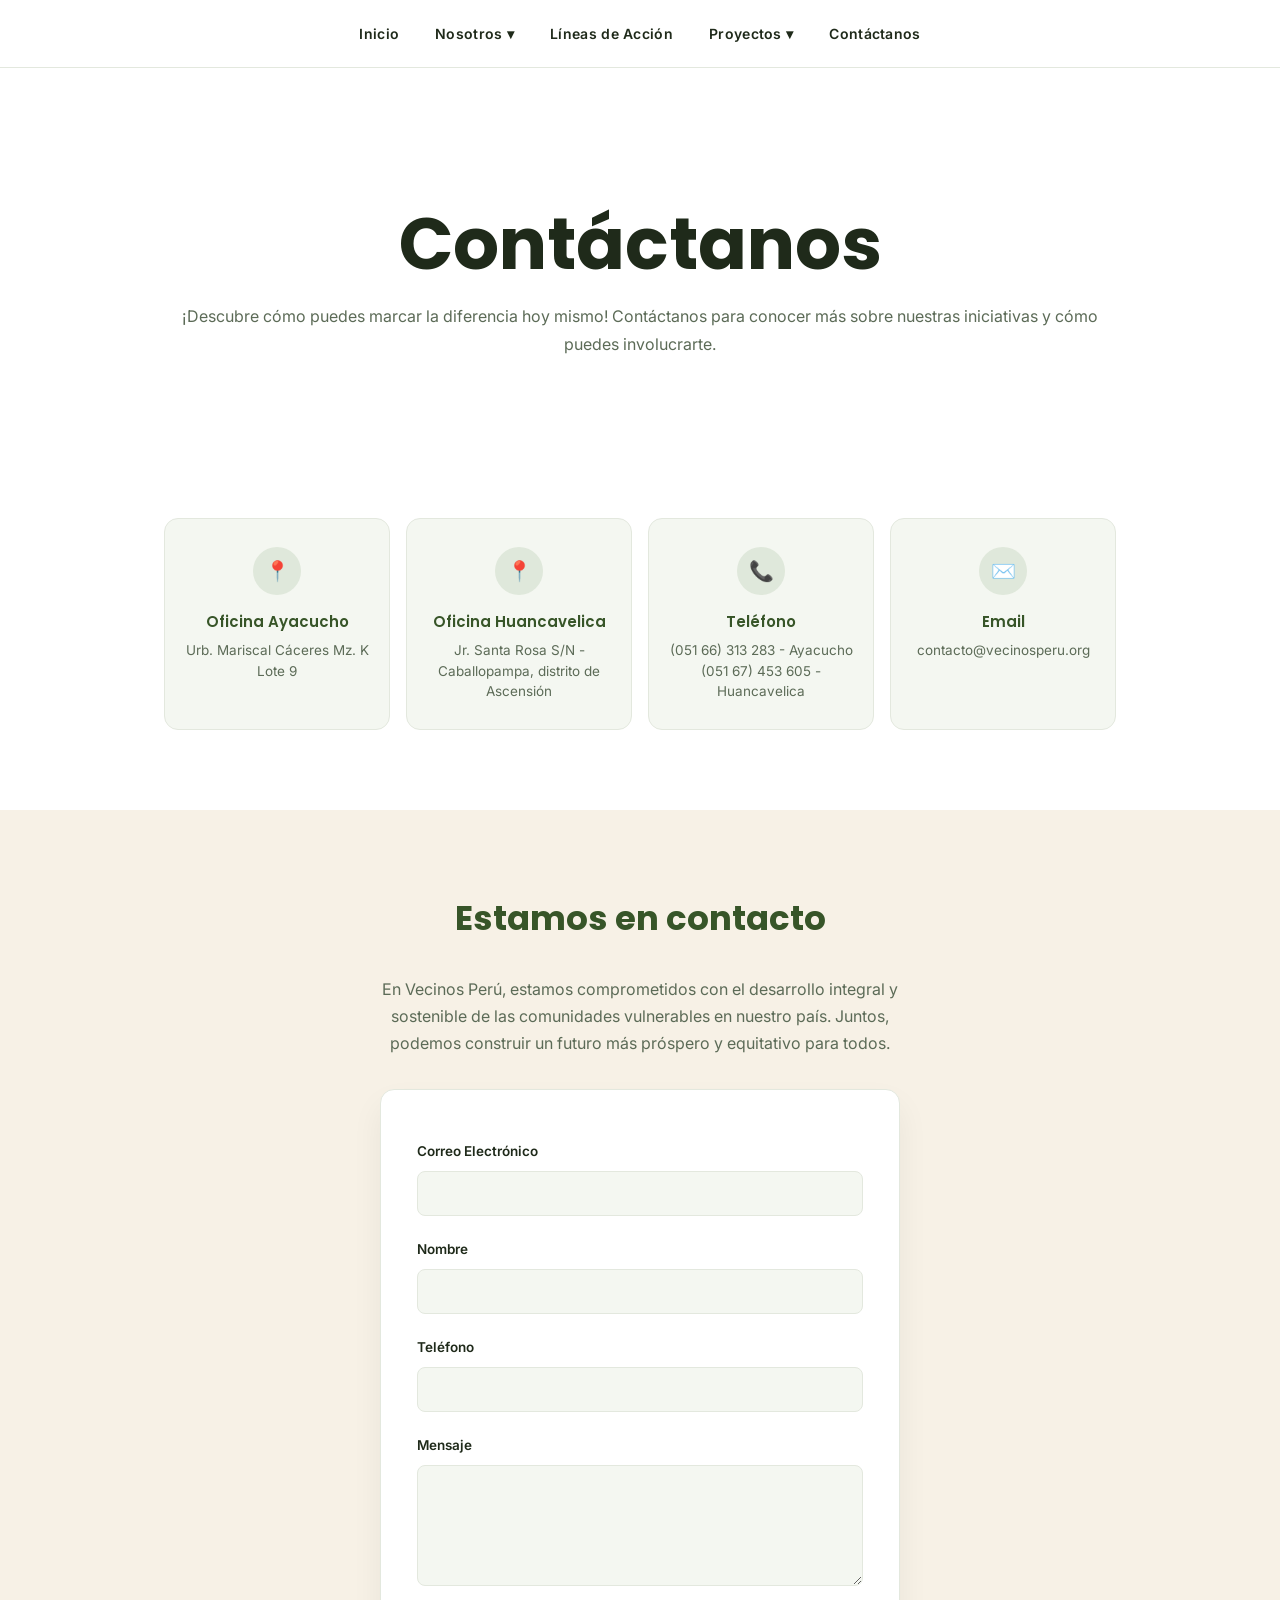
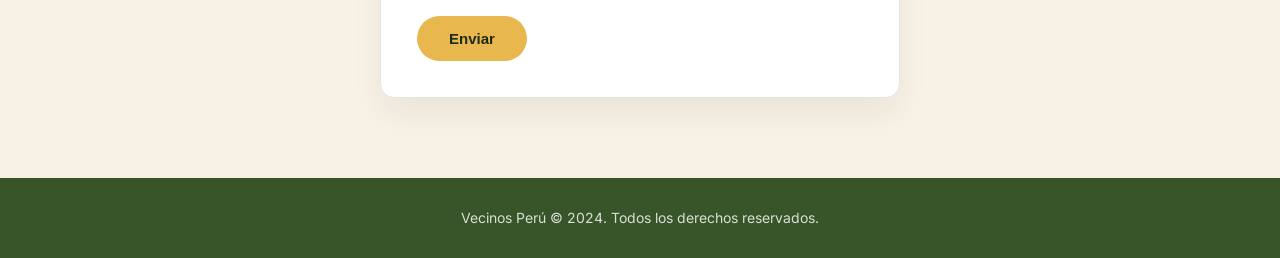
<file: src/pages/contactanos.html>
<!DOCTYPE html>
<html lang="es">
<head>
    <meta charset="UTF-8">
    <meta name="viewport" content="width=device-width, initial-scale=1.0">
    <title>Vecinos Perú - Contáctanos</title>
    <link rel="stylesheet" href="../style/main.css">
    <link rel="stylesheet" href="../style/contactanos.css">
</head>
<header>
    <nav>
        <ul>
            <li><a href="../../index.html">Inicio</a></li>
            <li class="li-submenu">
                <a href="nosotros.html">Nosotros ▾</a>
                <ul class="submenu">
                    <li><a href="nosotros.html#quienes-somos">Quiénes somos</a></li>
                    <li><a href="nosotros.html#vision">Visión</a></li>
                    <li><a href="nosotros.html#mision">Misión</a></li>
                    <li><a href="nosotros.html#fines-objetivos">Fines y Objetivos</a></li>
                </ul>
            </li>
            <li><a href="lineas-accion.html">Líneas de Acción</a></li>
            <li class="li-submenu">
                <a href="proyectos.html">Proyectos ▾</a>
                <ul class="submenu">
                    <li><a href="proyectos.html#vigentes">Proyectos Vigentes</a></li>
                    <li><a href="proyectos.html#cooperantes">Cooperantes</a></li>
                    <li><a href="proyectos.html#concluidos">Proyectos Concluidos</a></li>
                </ul>
            </li>
            <li><a href="contactanos.html">Contáctanos</a></li>
        </ul>
    </nav>
</header>
<body>
    <main>
        <section class="encabezado-pagina">
            <article>
                <span class="etiqueta etiqueta-clara">Hablemos</span>
                <h1 class="titulo-pagina">Contáctanos</h1>
                <p>¡Descubre cómo puedes marcar la diferencia hoy mismo! Contáctanos para conocer más sobre nuestras iniciativas y cómo puedes involucrarte.</p>
            </article>
        </section>

        <section id="datos-contacto">
            <article>
                <div class="grid-oficinas">
                    <div class="tarjeta-oficina">
                        <span class="icono-oficina">📍</span>
                        <h3>Oficina Ayacucho</h3>
                        <p>Urb. Mariscal Cáceres Mz. K Lote 9</p>
                    </div>

                    <div class="tarjeta-oficina">
                        <span class="icono-oficina">📍</span>
                        <h3>Oficina Huancavelica</h3>
                        <p>Jr. Santa Rosa S/N - Caballopampa, distrito de Ascensión</p>
                    </div>

                    <div class="tarjeta-oficina">
                        <span class="icono-oficina">📞</span>
                        <h3>Teléfono</h3>
                        <p>(051 66) 313 283 - Ayacucho<br>(051 67) 453 605 - Huancavelica</p>
                    </div>

                    <div class="tarjeta-oficina">
                        <span class="icono-oficina">✉️</span>
                        <h3>Email</h3>
                        <p>contacto@vecinosperu.org</p>
                    </div>
                </div>
            </article>
        </section>

        <section id="formulario-contacto">
            <article>
                <h2>Estamos en contacto</h2>
                <p class="subtitulo-form">En Vecinos Perú, estamos comprometidos con el desarrollo integral y sostenible de las comunidades vulnerables en nuestro país. Juntos, podemos construir un futuro más próspero y equitativo para todos.</p>

                <form>
                    <label for="correo">Correo Electrónico</label>
                    <input type="email" id="correo" name="correo">

                    <label for="nombre">Nombre</label>
                    <input type="text" id="nombre" name="nombre">

                    <label for="telefono">Teléfono</label>
                    <input type="tel" id="telefono" name="telefono">

                    <label for="mensaje">Mensaje</label>
                    <textarea id="mensaje" name="mensaje" rows="5"></textarea>

                    <button type="submit" class="boton">Enviar</button>
                </form>
            </article>
        </section>
    </main>
    <footer>
        <p>Vecinos Perú © 2024. Todos los derechos reservados.</p>
    </footer>
</body>
</html>
</file>
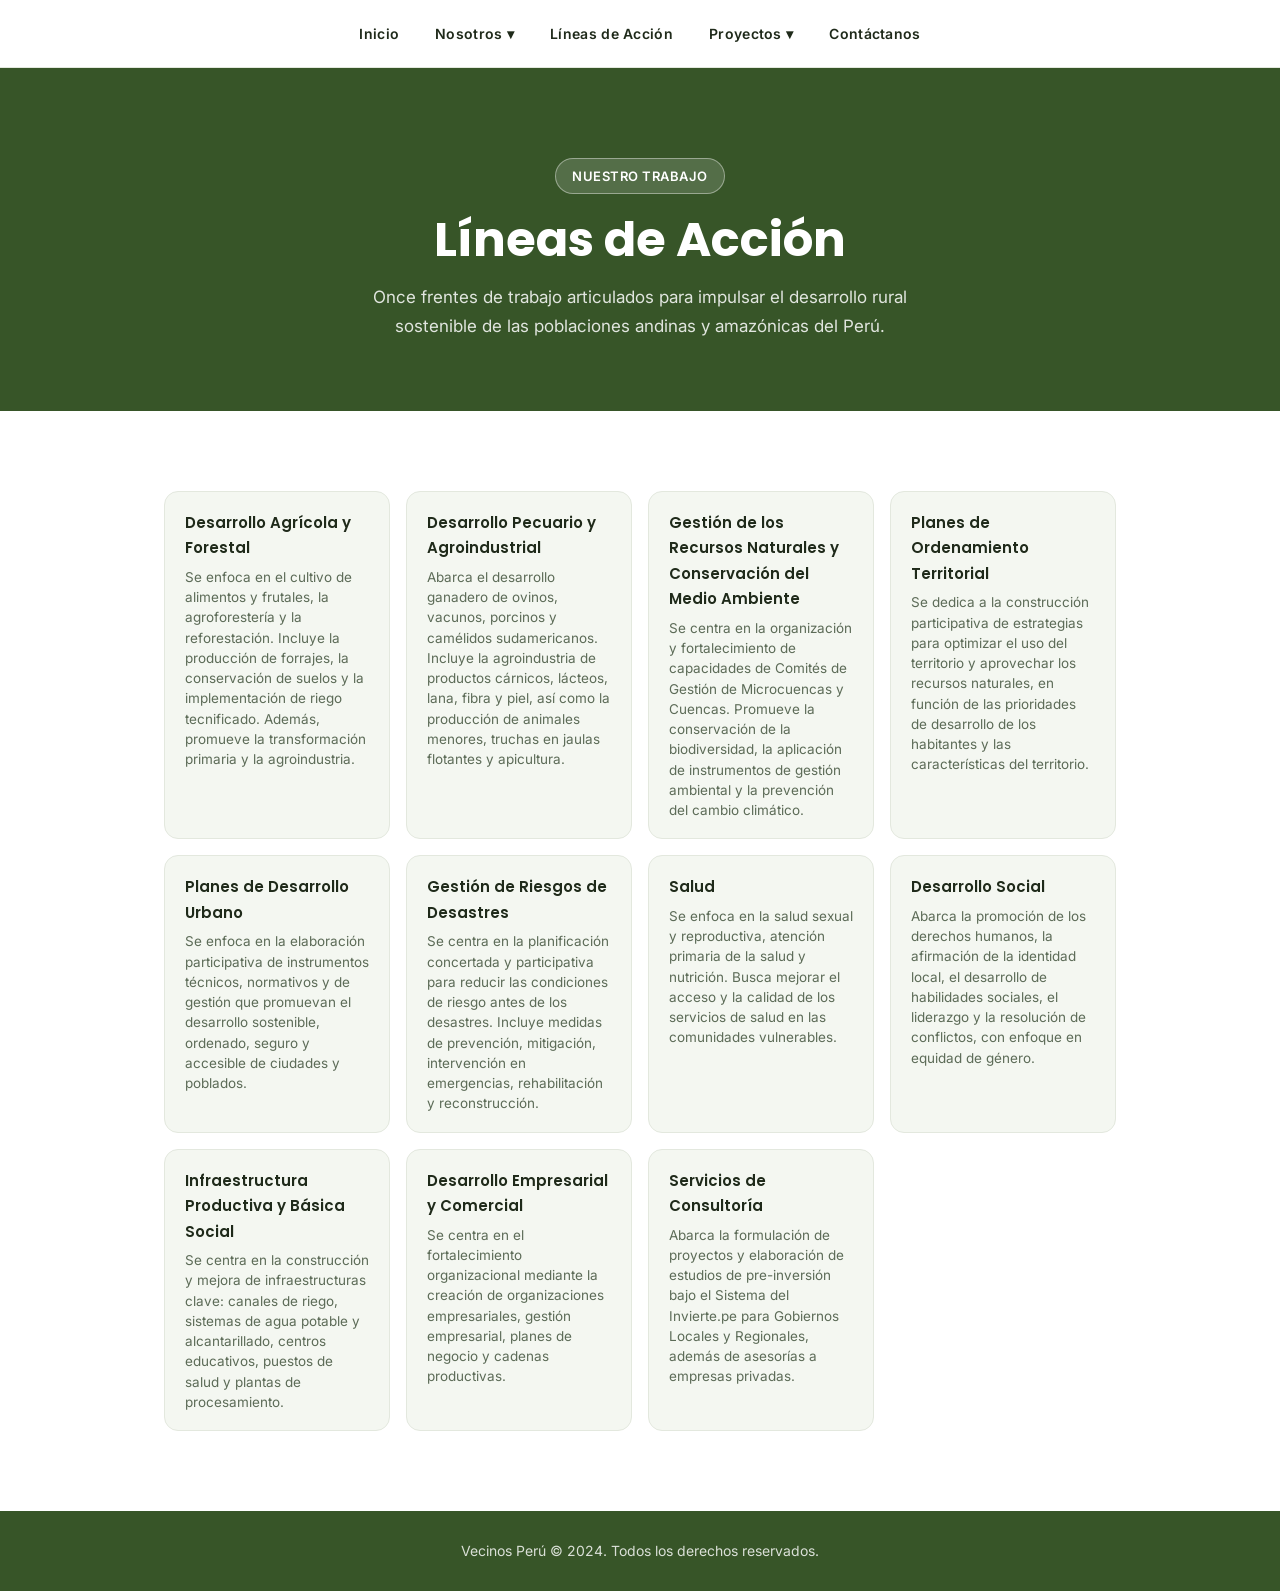
<file: src/pages/lineas-accion.html>
<!DOCTYPE html>
<html lang="es">

<head>
    <meta charset="UTF-8">
    <meta name="viewport" content="width=device-width, initial-scale=1.0">
    <title>Vecinos Perú - Líneas de Acción</title>
    <link rel="stylesheet" href="../style/lineas-accion.css">
    <link rel="stylesheet" href="../style/main.css">
</head>
<header>
    <nav>
        <ul>
            <li><a href="../../index.html">Inicio</a></li>
            <li class="li-submenu">
                <a href="nosotros.html">Nosotros ▾</a>
                <ul class="submenu">
                    <li><a href="nosotros.html#quienes-somos">Quiénes somos</a></li>
                    <li><a href="nosotros.html#vision">Visión</a></li>
                    <li><a href="nosotros.html#mision">Misión</a></li>
                    <li><a href="nosotros.html#fines-objetivos">Fines y Objetivos</a></li>
                </ul>
            </li>
            <li><a href="lineas-accion.html">Líneas de Acción</a></li>
            <li class="li-submenu">
                <a href="proyectos.html">Proyectos ▾</a>
                <ul class="submenu">
                    <li><a href="proyectos.html#vigentes">Proyectos Vigentes</a></li>
                    <li><a href="proyectos.html#cooperantes">Cooperantes</a></li>
                    <li><a href="proyectos.html#concluidos">Proyectos Concluidos</a></li>
                </ul>
            </li>
            <li><a href="contactanos.html">Contáctanos</a></li>
        </ul>
    </nav>
</header>

<body>
    <main>
        <section class="encabezado-pagina">
            <article>
                <span class="etiqueta etiqueta-clara">Nuestro trabajo</span>
                <h1 class="titulo-pagina">Líneas de Acción</h1>
                <p>Once frentes de trabajo articulados para impulsar el desarrollo rural sostenible de las poblaciones
                    andinas y amazónicas del Perú.</p>
            </article>
        </section>

        <section id="agricola-forestal">
            <article>
                <div class="grid-tarjetas">
                    <div class="tarjeta">
                        <h3>Desarrollo Agrícola y Forestal</h3>
                        <p>Se enfoca en el cultivo de alimentos y frutales, la agroforestería y la reforestación.
                            Incluye la producción de forrajes, la conservación de suelos y la implementación de riego
                            tecnificado. Además, promueve la transformación primaria y la agroindustria.</p>
                    </div>

                    <div class="tarjeta">
                        <h3>Desarrollo Pecuario y Agroindustrial</h3>
                        <p>Abarca el desarrollo ganadero de ovinos, vacunos, porcinos y camélidos sudamericanos. Incluye
                            la agroindustria de productos cárnicos, lácteos, lana, fibra y piel, así como la producción
                            de animales menores, truchas en jaulas flotantes y apicultura.</p>
                    </div>

                    <div class="tarjeta">
                        <h3>Gestión de los Recursos Naturales y Conservación del Medio Ambiente</h3>
                        <p>Se centra en la organización y fortalecimiento de capacidades de Comités de Gestión de
                            Microcuencas y Cuencas. Promueve la conservación de la biodiversidad, la aplicación de
                            instrumentos de gestión ambiental y la prevención del cambio climático.</p>
                    </div>

                    <div class="tarjeta">
                        <h3>Planes de Ordenamiento Territorial</h3>
                        <p>Se dedica a la construcción participativa de estrategias para optimizar el uso del territorio
                            y aprovechar los recursos naturales, en función de las prioridades de desarrollo de los
                            habitantes y las características del territorio.</p>
                    </div>

                    <div class="tarjeta">
                        <h3>Planes de Desarrollo Urbano</h3>
                        <p>Se enfoca en la elaboración participativa de instrumentos técnicos, normativos y de gestión
                            que promuevan el desarrollo sostenible, ordenado, seguro y accesible de ciudades y poblados.
                        </p>
                    </div>

                    <div class="tarjeta">
                        <h3>Gestión de Riesgos de Desastres</h3>
                        <p>Se centra en la planificación concertada y participativa para reducir las condiciones de
                            riesgo antes de los desastres. Incluye medidas de prevención, mitigación, intervención en
                            emergencias, rehabilitación y reconstrucción.</p>
                    </div>

                    <div class="tarjeta">
                        <h3>Salud</h3>
                        <p>Se enfoca en la salud sexual y reproductiva, atención primaria de la salud y nutrición. Busca
                            mejorar el acceso y la calidad de los servicios de salud en las comunidades vulnerables.</p>
                    </div>

                    <div class="tarjeta">
                        <h3>Desarrollo Social</h3>
                        <p>Abarca la promoción de los derechos humanos, la afirmación de la identidad local, el
                            desarrollo de habilidades sociales, el liderazgo y la resolución de conflictos, con enfoque
                            en equidad de género.</p>
                    </div>

                    <div class="tarjeta">
                        <h3>Infraestructura Productiva y Básica Social</h3>
                        <p>Se centra en la construcción y mejora de infraestructuras clave: canales de riego, sistemas
                            de agua potable y alcantarillado, centros educativos, puestos de salud y plantas de
                            procesamiento.</p>
                    </div>

                    <div class="tarjeta">
                        <h3>Desarrollo Empresarial y Comercial</h3>
                        <p>Se centra en el fortalecimiento organizacional mediante la creación de organizaciones
                            empresariales, gestión empresarial, planes de negocio y cadenas productivas.</p>
                    </div>

                    <div class="tarjeta">
                        <h3>Servicios de Consultoría</h3>
                        <p>Abarca la formulación de proyectos y elaboración de estudios de pre-inversión bajo el Sistema
                            del Invierte.pe para Gobiernos Locales y Regionales, además de asesorías a empresas
                            privadas.</p>
                    </div>
                </div>
            </article>
        </section>
    </main>
    <footer>
        <p>Vecinos Perú © 2024. Todos los derechos reservados.</p>
    </footer>
</body>

</html>
</file>
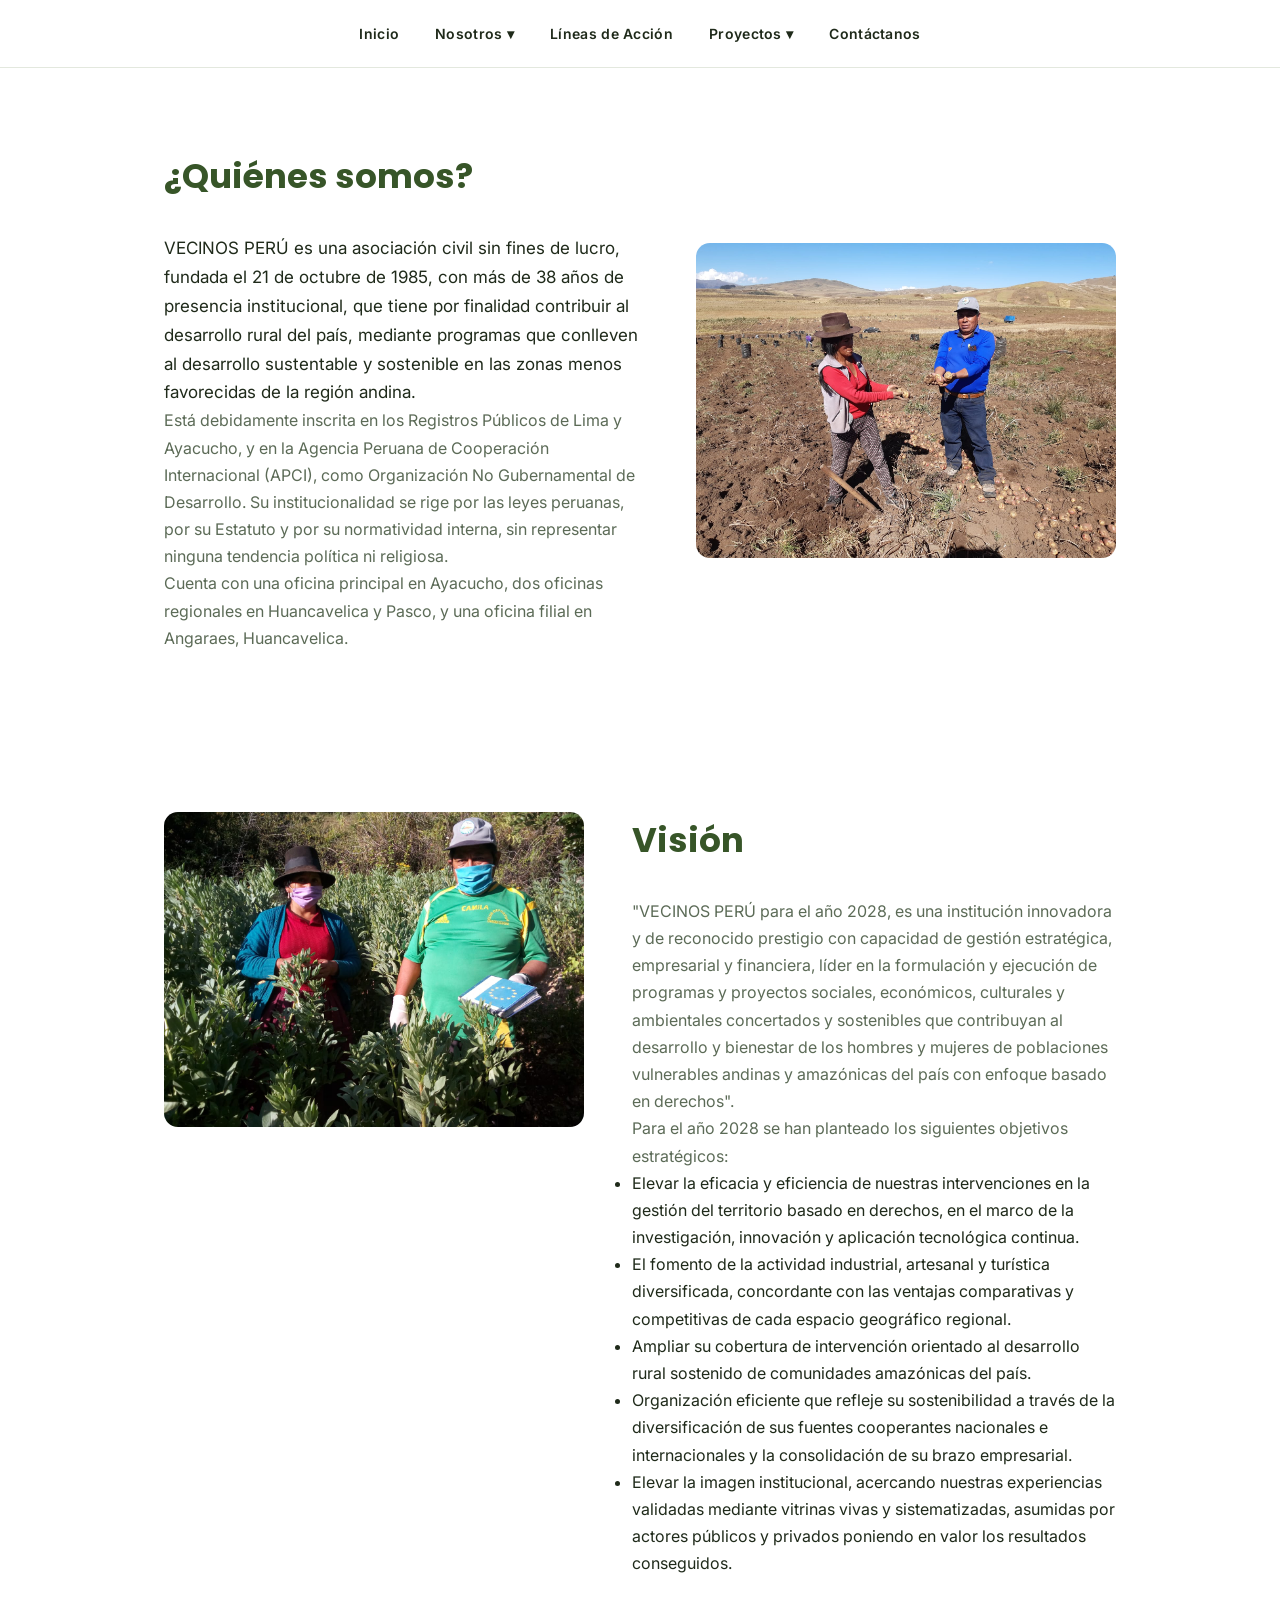
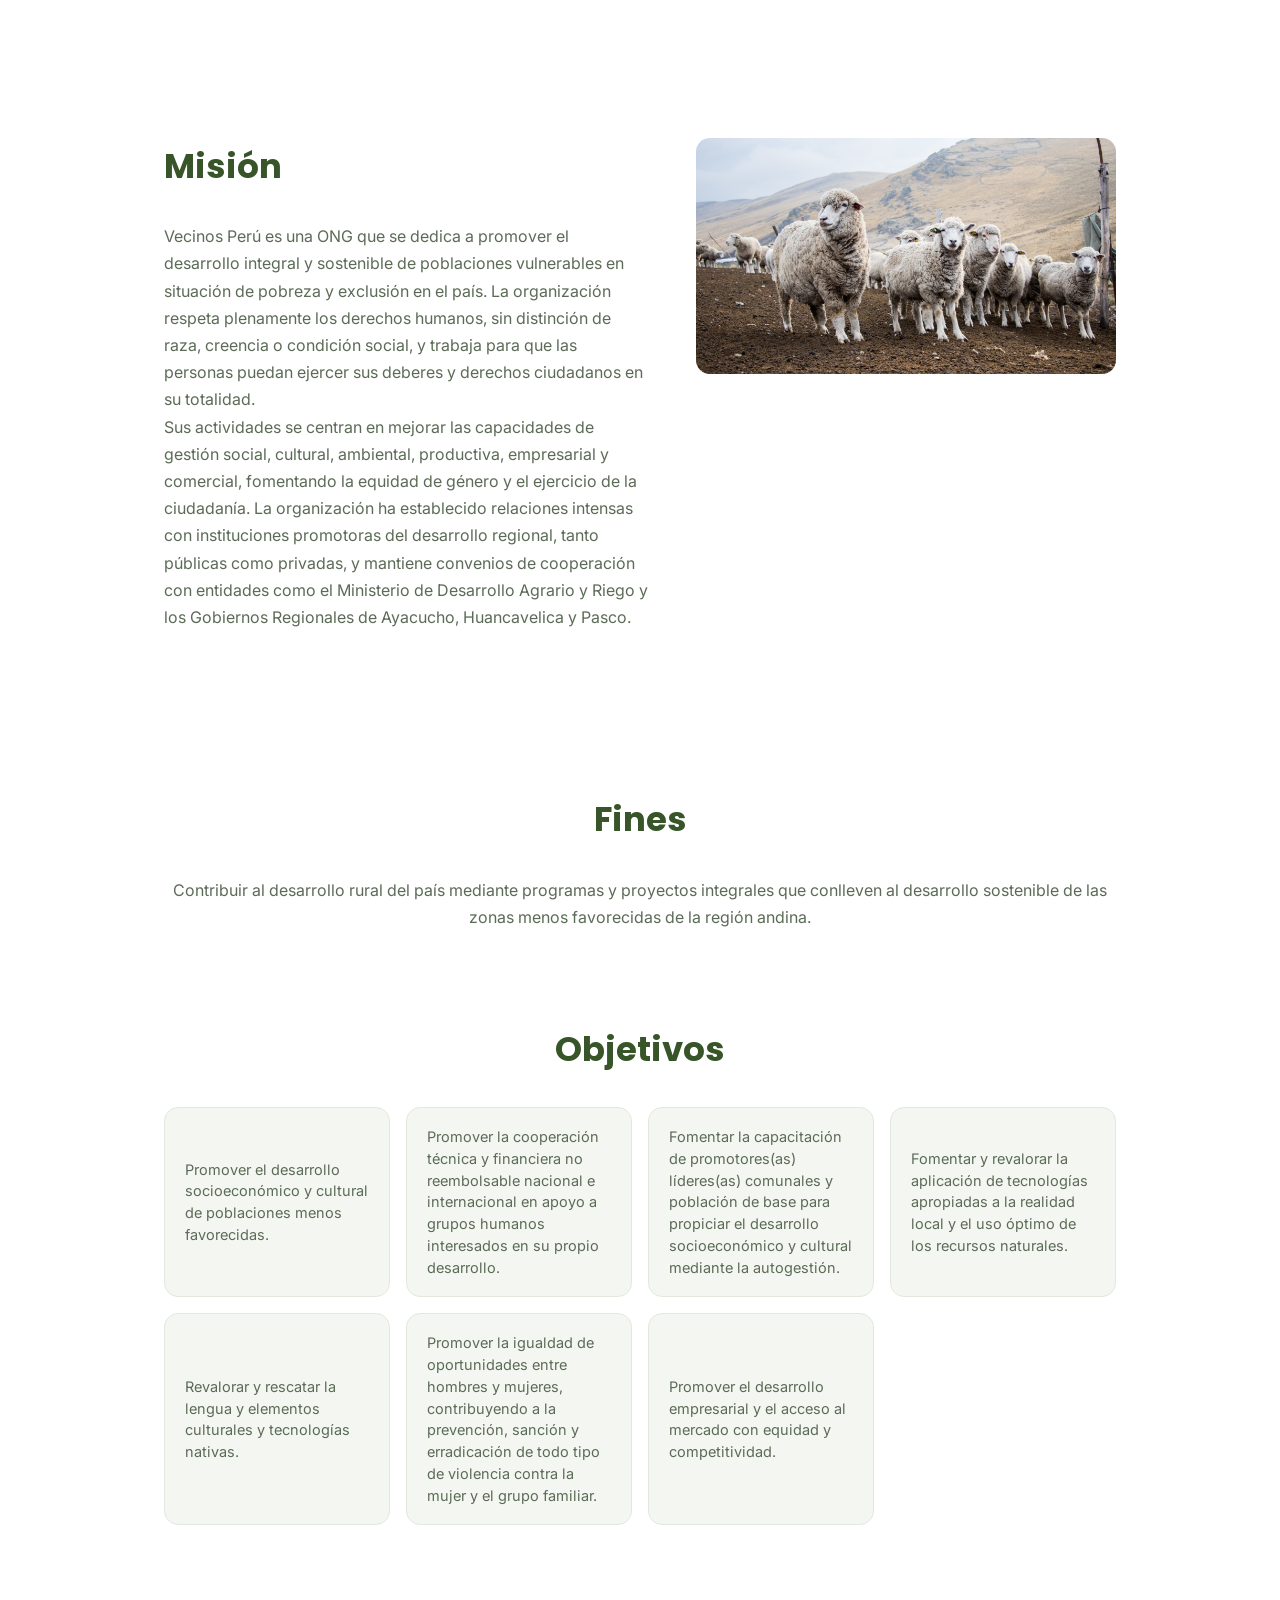
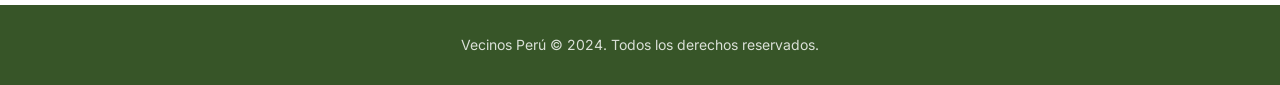
<file: src/pages/nosotros.html>
<!DOCTYPE html>
<html lang="es">
<head>
    <meta charset="UTF-8">
    <meta name="viewport" content="width=device-width, initial-scale=1.0">
    <title>Vecinos Perú - Nosotros</title>
    <link rel="stylesheet" href="../style/main.css">
    <link rel="stylesheet" href="../style/nosotros.css">
</head>
<header>
    <nav>
        <ul>
            <li><a href="../../index.html">Inicio</a></li>
            <li class="li-submenu">
                <a href="nosotros.html">Nosotros ▾</a>
                <ul class="submenu">
                    <li><a href="nosotros.html#quienes-somos">Quiénes somos</a></li>
                    <li><a href="nosotros.html#vision">Visión</a></li>
                    <li><a href="nosotros.html#mision">Misión</a></li>
                    <li><a href="nosotros.html#fines-objetivos">Fines y Objetivos</a></li>
                </ul>
            </li>
            <li><a href="lineas-accion.html">Líneas de Acción</a></li>
            <li class="li-submenu">
                <a href="proyectos.html">Proyectos ▾</a>
                <ul class="submenu">
                    <li><a href="proyectos.html#vigentes">Proyectos Vigentes</a></li>
                    <li><a href="proyectos.html#cooperantes">Cooperantes</a></li>
                    <li><a href="proyectos.html#concluidos">Proyectos Concluidos</a></li>
                </ul>
            </li>
            <li><a href="contactanos.html">Contáctanos</a></li>
        </ul>
    </nav>
</header>
<body>
    <main>
        <section id="quienes-somos" class="dos-columnas">
            <article>
                <h2>¿Quiénes somos?</h2>
                <p>VECINOS PERÚ es una asociación civil sin fines de lucro, fundada el 21 de octubre de 1985, con más de 38 años de presencia institucional, que tiene por finalidad contribuir al desarrollo rural del país, mediante programas que conlleven al desarrollo sustentable y sostenible en las zonas menos favorecidas de la región andina.</p>
                <p>Está debidamente inscrita en los Registros Públicos de Lima y Ayacucho, y en la Agencia Peruana de Cooperación Internacional (APCI), como Organización No Gubernamental de Desarrollo. Su institucionalidad se rige por las leyes peruanas, por su Estatuto y por su normatividad interna, sin representar ninguna tendencia política ni religiosa.</p>
                <p>Cuenta con una oficina principal en Ayacucho, dos oficinas regionales en Huancavelica y Pasco, y una oficina filial en Angaraes, Huancavelica.</p>
            </article>
            <img class="imagen-seccion" src="../assets/media/imgs/ImagendeWhatsApp2024-04-12alas19.51.57_7a21f7e4.jpg?auto=compress&cs=tinysrgb&w=800" alt="Comunidad andina en Perú">
        </section>

        <section id="vision" class="dos-columnas invertida">
            <img class="imagen-seccion" src="../assets/media/imgs/ImagendeWhatsApp2024-04-12alas11.19.09_81a3aab8.jpg?auto=compress&cs=tinysrgb&w=800" alt="Paisaje andino de Huancavelica">
            <article>
                <h2>Visión</h2>
                <p>"VECINOS PERÚ para el año 2028, es una institución innovadora y de reconocido prestigio con capacidad de gestión estratégica, empresarial y financiera, líder en la formulación y ejecución de programas y proyectos sociales, económicos, culturales y ambientales concertados y sostenibles que contribuyan al desarrollo y bienestar de los hombres y mujeres de poblaciones vulnerables andinas y amazónicas del país con enfoque basado en derechos".</p>
                <p>Para el año 2028 se han planteado los siguientes objetivos estratégicos:</p>
                <ul class="lista-simple">
                    <li>Elevar la eficacia y eficiencia de nuestras intervenciones en la gestión del territorio basado en derechos, en el marco de la investigación, innovación y aplicación tecnológica continua.</li>
                    <li>El fomento de la actividad industrial, artesanal y turística diversificada, concordante con las ventajas comparativas y competitivas de cada espacio geográfico regional.</li>
                    <li>Ampliar su cobertura de intervención orientado al desarrollo rural sostenido de comunidades amazónicas del país.</li>
                    <li>Organización eficiente que refleje su sostenibilidad a través de la diversificación de sus fuentes cooperantes nacionales e internacionales y la consolidación de su brazo empresarial.</li>
                    <li>Elevar la imagen institucional, acercando nuestras experiencias validadas mediante vitrinas vivas y sistematizadas, asumidas por actores públicos y privados poniendo en valor los resultados conseguidos.</li>
                </ul>
            </article>
        </section>

        <section id="mision" class="dos-columnas">
            <article>
                <h2>Misión</h2>
                <p>Vecinos Perú es una ONG que se dedica a promover el desarrollo integral y sostenible de poblaciones vulnerables en situación de pobreza y exclusión en el país. La organización respeta plenamente los derechos humanos, sin distinción de raza, creencia o condición social, y trabaja para que las personas puedan ejercer sus deberes y derechos ciudadanos en su totalidad.</p>
                <p>Sus actividades se centran en mejorar las capacidades de gestión social, cultural, ambiental, productiva, empresarial y comercial, fomentando la equidad de género y el ejercicio de la ciudadanía. La organización ha establecido relaciones intensas con instituciones promotoras del desarrollo regional, tanto públicas como privadas, y mantiene convenios de cooperación con entidades como el Ministerio de Desarrollo Agrario y Riego y los Gobiernos Regionales de Ayacucho, Huancavelica y Pasco.</p>
            </article>
            <img class="imagen-seccion" src="../assets/media/imgs/ImagendeWhatsApp2024-04-16alas11.18.34_71b67591.jpg?auto=compress&cs=tinysrgb&w=800" alt="Llamas en Maras, Cusco">
        </section>

        <section id="fines-objetivos">
            <article>
                <h2>Fines</h2>
                <p>Contribuir al desarrollo rural del país mediante programas y proyectos integrales que conlleven al desarrollo sostenible de las zonas menos favorecidas de la región andina.</p>
            </article>

            <article>
                <h2>Objetivos</h2>
                <div class="grid-tarjetas">
                    <div class="tarjeta">
                        <p>Promover el desarrollo socioeconómico y cultural de poblaciones menos favorecidas.</p>
                    </div>
                    <div class="tarjeta">
                        <p>Promover la cooperación técnica y financiera no reembolsable nacional e internacional en apoyo a grupos humanos interesados en su propio desarrollo.</p>
                    </div>
                    <div class="tarjeta">
                        <p>Fomentar la capacitación de promotores(as) líderes(as) comunales y población de base para propiciar el desarrollo socioeconómico y cultural mediante la autogestión.</p>
                    </div>
                    <div class="tarjeta">
                        <p>Fomentar y revalorar la aplicación de tecnologías apropiadas a la realidad local y el uso óptimo de los recursos naturales.</p>
                    </div>
                    <div class="tarjeta">
                        <p>Revalorar y rescatar la lengua y elementos culturales y tecnologías nativas.</p>
                    </div>
                    <div class="tarjeta">
                        <p>Promover la igualdad de oportunidades entre hombres y mujeres, contribuyendo a la prevención, sanción y erradicación de todo tipo de violencia contra la mujer y el grupo familiar.</p>
                    </div>
                    <div class="tarjeta">
                        <p>Promover el desarrollo empresarial y el acceso al mercado con equidad y competitividad.</p>
                    </div>
                </div>
            </article>
        </section>
    </main>
    <footer>
        <p>Vecinos Perú © 2024. Todos los derechos reservados.</p>
    </footer>
</body>
</html>
</file>
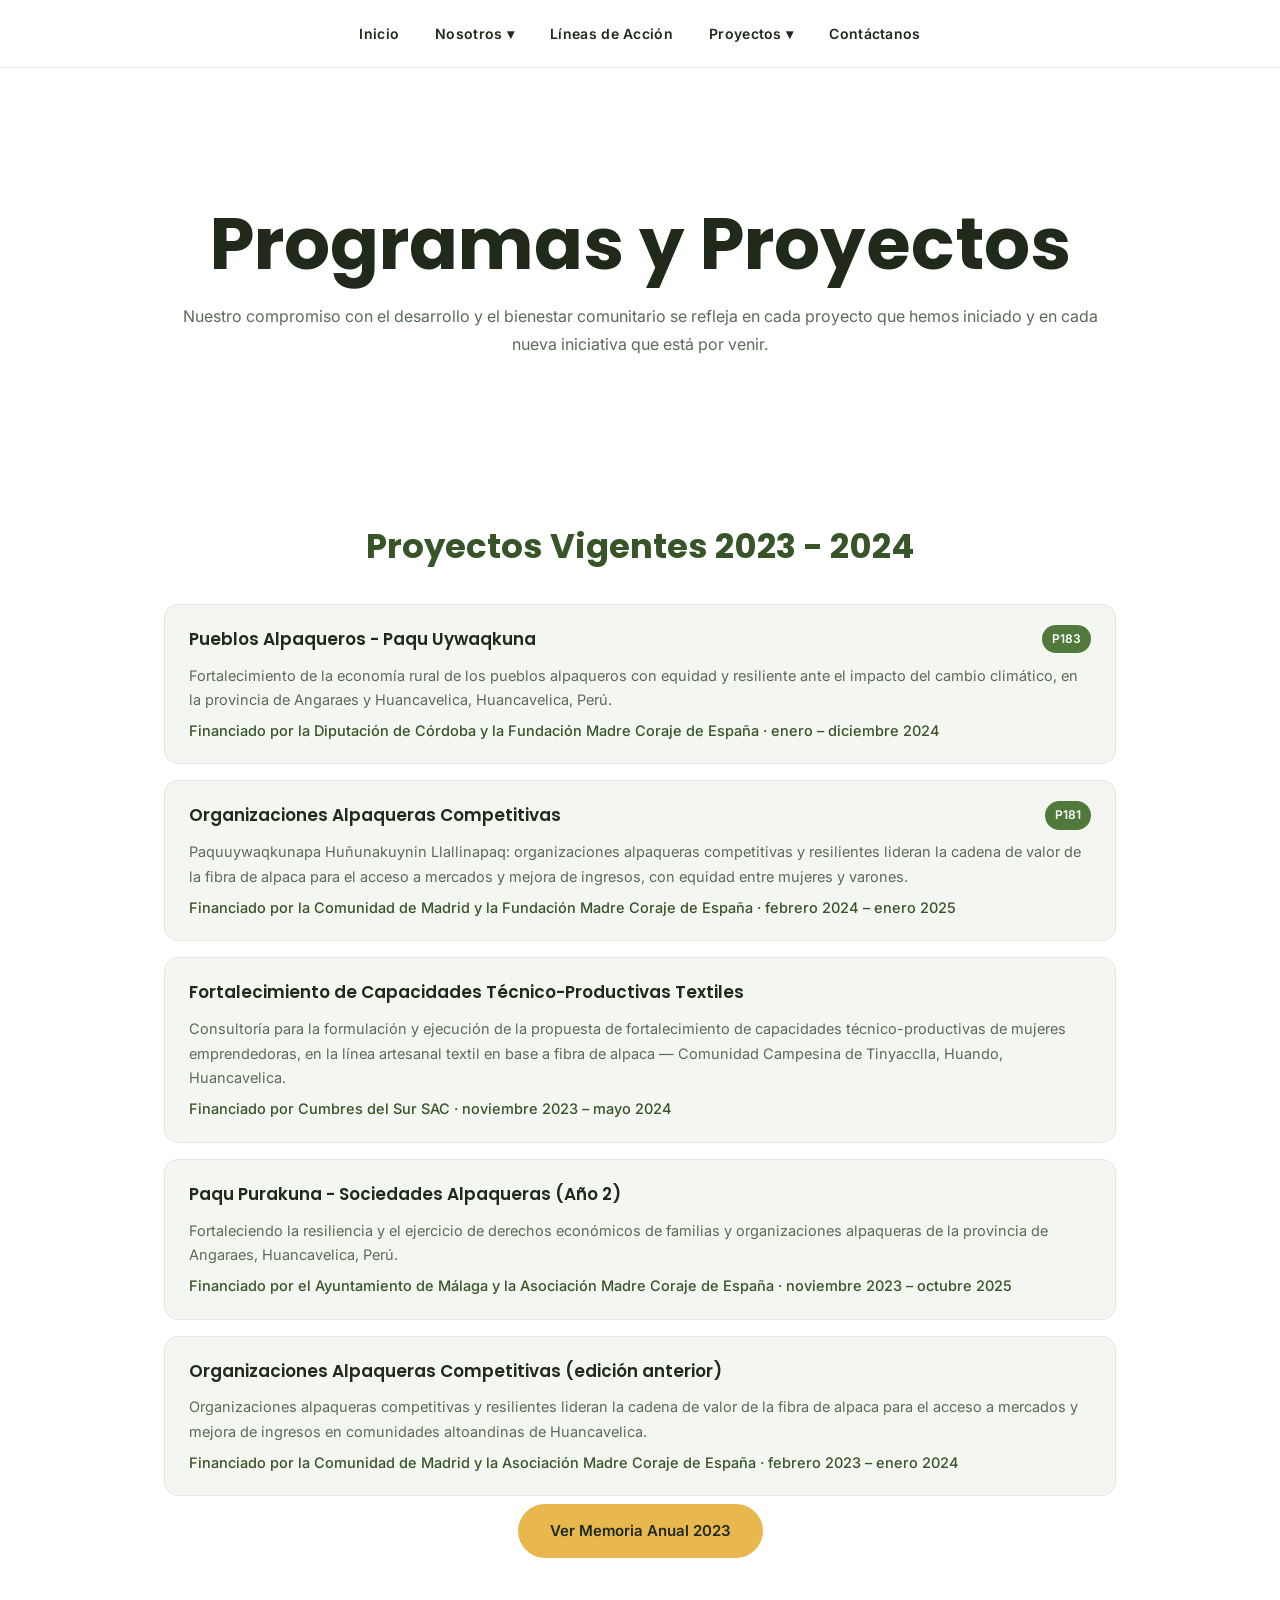
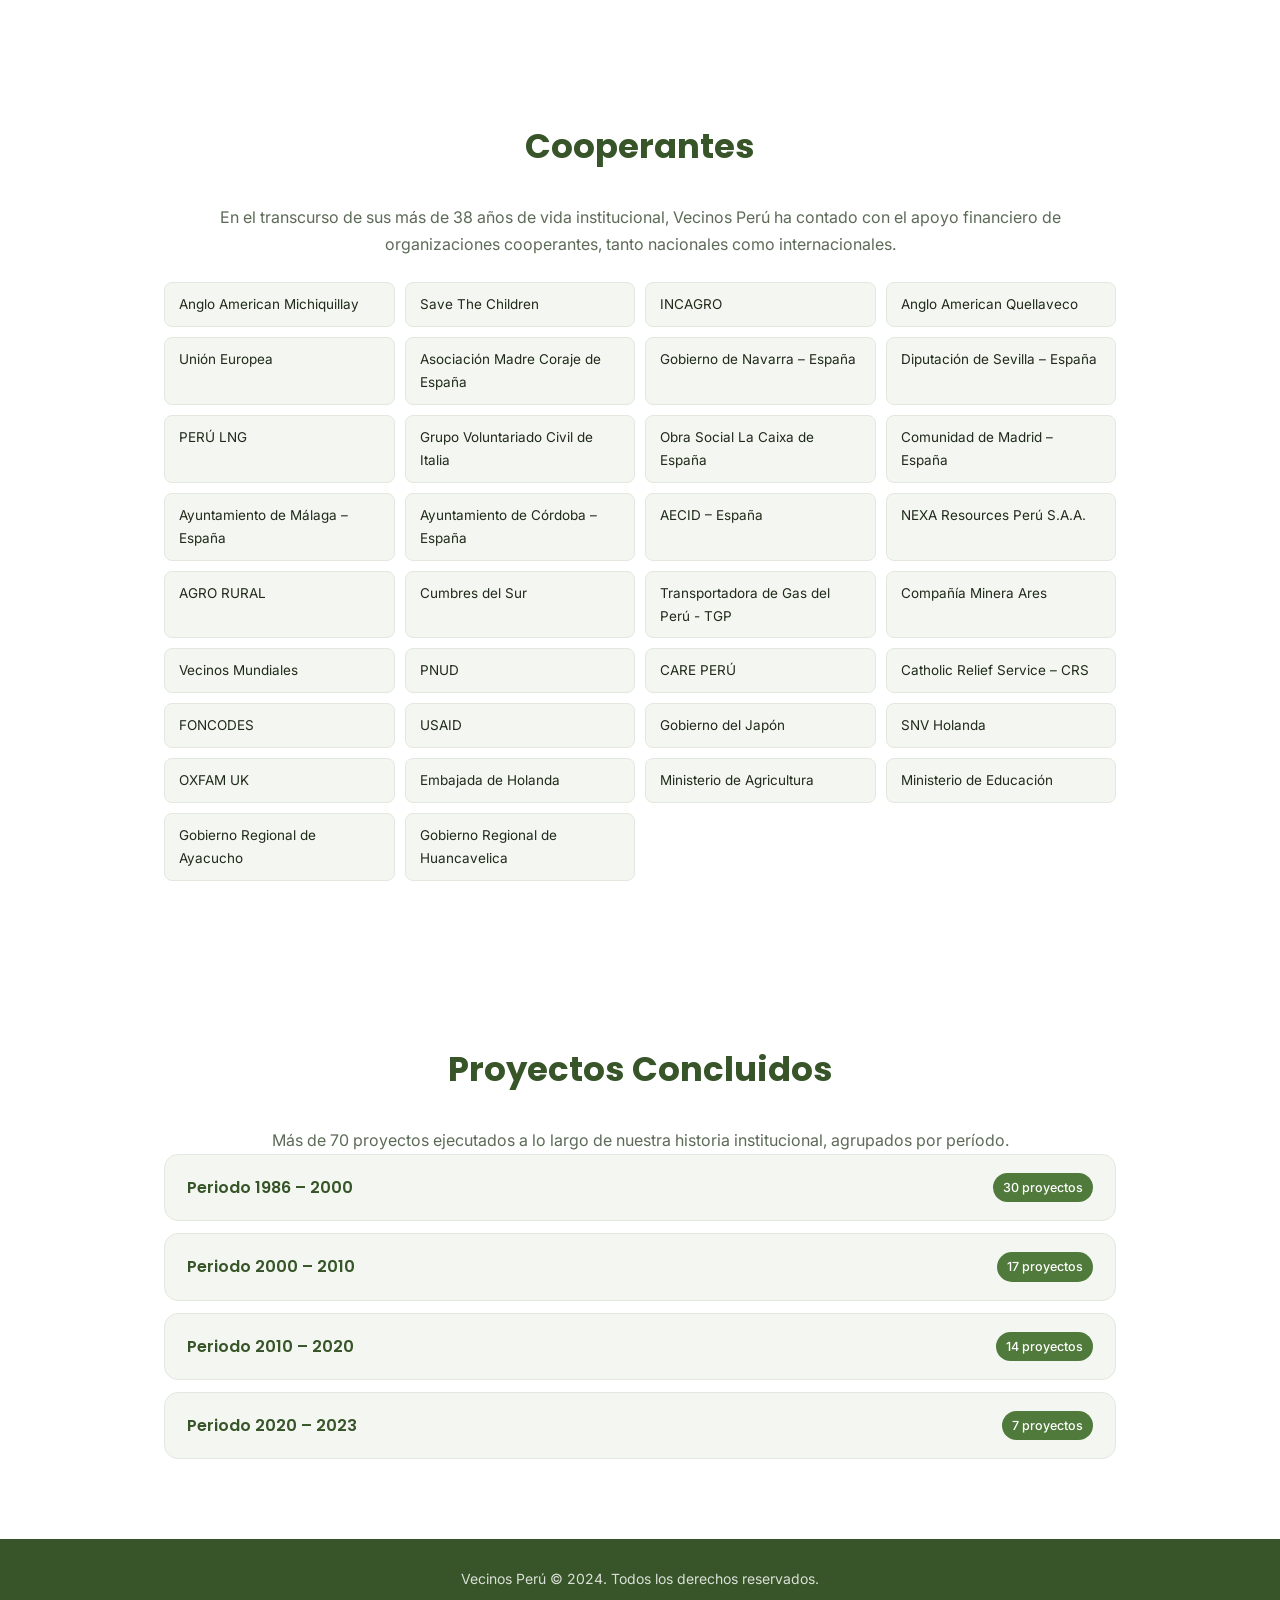
<file: src/pages/proyectos.html>
<!DOCTYPE html>
<html lang="es">
<head>
    <meta charset="UTF-8">
    <meta name="viewport" content="width=device-width, initial-scale=1.0">
    <title>Vecinos Perú - Proyectos</title>
    <link rel="stylesheet" href="../style/proyectos.css">
    <link rel="stylesheet" href="../style/main.css">
</head>
<header>
    <nav>
        <ul>
            <li><a href="../../index.html">Inicio</a></li>
            <li class="li-submenu">
                <a href="nosotros.html">Nosotros ▾</a>
                <ul class="submenu">
                    <li><a href="nosotros.html#quienes-somos">Quiénes somos</a></li>
                    <li><a href="nosotros.html#vision">Visión</a></li>
                    <li><a href="nosotros.html#mision">Misión</a></li>
                    <li><a href="nosotros.html#fines-objetivos">Fines y Objetivos</a></li>
                </ul>
            </li>
            <li><a href="lineas-accion.html">Líneas de Acción</a></li>
            <li class="li-submenu">
                <a href="proyectos.html">Proyectos ▾</a>
                <ul class="submenu">
                    <li><a href="proyectos.html#vigentes">Proyectos Vigentes</a></li>
                    <li><a href="proyectos.html#cooperantes">Cooperantes</a></li>
                    <li><a href="proyectos.html#concluidos">Proyectos Concluidos</a></li>
                </ul>
            </li>
            <li><a href="contactanos.html">Contáctanos</a></li>
        </ul>
    </nav>
</header>
<body>
    <main>
        <section class="encabezado-pagina">
            <article>
                <span class="etiqueta etiqueta-clara">38 años de historia</span>
                <h1 class="titulo-pagina">Programas y Proyectos</h1>
                <p>Nuestro compromiso con el desarrollo y el bienestar comunitario se refleja en cada proyecto que hemos iniciado y en cada nueva iniciativa que está por venir.</p>
            </article>
        </section>

        <section id="vigentes">
            <article>
                <h2>Proyectos Vigentes 2023 - 2024</h2>

                <div class="lista-proyectos">
                    <div class="ficha-proyecto">
                        <span class="codigo">P183</span>
                        <h3>Pueblos Alpaqueros - Paqu Uywaqkuna</h3>
                        <p>Fortalecimiento de la economía rural de los pueblos alpaqueros con equidad y resiliente ante el impacto del cambio climático, en la provincia de Angaraes y Huancavelica, Huancavelica, Perú.</p>
                        <p class="detalle-financiamiento">Financiado por la Diputación de Córdoba y la Fundación Madre Coraje de España · enero – diciembre 2024</p>
                    </div>

                    <div class="ficha-proyecto">
                        <span class="codigo">P181</span>
                        <h3>Organizaciones Alpaqueras Competitivas</h3>
                        <p>Paquuywaqkunapa Huñunakuynin Llallinapaq: organizaciones alpaqueras competitivas y resilientes lideran la cadena de valor de la fibra de alpaca para el acceso a mercados y mejora de ingresos, con equidad entre mujeres y varones.</p>
                        <p class="detalle-financiamiento">Financiado por la Comunidad de Madrid y la Fundación Madre Coraje de España · febrero 2024 – enero 2025</p>
                    </div>

                    <div class="ficha-proyecto">
                        <h3>Fortalecimiento de Capacidades Técnico-Productivas Textiles</h3>
                        <p>Consultoría para la formulación y ejecución de la propuesta de fortalecimiento de capacidades técnico-productivas de mujeres emprendedoras, en la línea artesanal textil en base a fibra de alpaca — Comunidad Campesina de Tinyacclla, Huando, Huancavelica.</p>
                        <p class="detalle-financiamiento">Financiado por Cumbres del Sur SAC · noviembre 2023 – mayo 2024</p>
                    </div>

                    <div class="ficha-proyecto">
                        <h3>Paqu Purakuna - Sociedades Alpaqueras (Año 2)</h3>
                        <p>Fortaleciendo la resiliencia y el ejercicio de derechos económicos de familias y organizaciones alpaqueras de la provincia de Angaraes, Huancavelica, Perú.</p>
                        <p class="detalle-financiamiento">Financiado por el Ayuntamiento de Málaga y la Asociación Madre Coraje de España · noviembre 2023 – octubre 2025</p>
                    </div>

                    <div class="ficha-proyecto">
                        <h3>Organizaciones Alpaqueras Competitivas (edición anterior)</h3>
                        <p>Organizaciones alpaqueras competitivas y resilientes lideran la cadena de valor de la fibra de alpaca para el acceso a mercados y mejora de ingresos en comunidades altoandinas de Huancavelica.</p>
                        <p class="detalle-financiamiento">Financiado por la Comunidad de Madrid y la Asociación Madre Coraje de España · febrero 2023 – enero 2024</p>
                    </div>
                </div>

                <a class="boton boton-centrado" href="#">Ver Memoria Anual 2023</a>
            </article>
        </section>

        <section id="cooperantes">
            <article>
                <h2>Cooperantes</h2>
                <p>En el transcurso de sus más de 38 años de vida institucional, Vecinos Perú ha contado con el apoyo financiero de organizaciones cooperantes, tanto nacionales como internacionales.</p>

                <div class="grid-cooperantes">
                    <span>Anglo American Michiquillay</span>
                    <span>Save The Children</span>
                    <span>INCAGRO</span>
                    <span>Anglo American Quellaveco</span>
                    <span>Unión Europea</span>
                    <span>Asociación Madre Coraje de España</span>
                    <span>Gobierno de Navarra – España</span>
                    <span>Diputación de Sevilla – España</span>
                    <span>PERÚ LNG</span>
                    <span>Grupo Voluntariado Civil de Italia</span>
                    <span>Obra Social La Caixa de España</span>
                    <span>Comunidad de Madrid – España</span>
                    <span>Ayuntamiento de Málaga – España</span>
                    <span>Ayuntamiento de Córdoba – España</span>
                    <span>AECID – España</span>
                    <span>NEXA Resources Perú S.A.A.</span>
                    <span>AGRO RURAL</span>
                    <span>Cumbres del Sur</span>
                    <span>Transportadora de Gas del Perú - TGP</span>
                    <span>Compañía Minera Ares</span>
                    <span>Vecinos Mundiales</span>
                    <span>PNUD</span>
                    <span>CARE PERÚ</span>
                    <span>Catholic Relief Service – CRS</span>
                    <span>FONCODES</span>
                    <span>USAID</span>
                    <span>Gobierno del Japón</span>
                    <span>SNV Holanda</span>
                    <span>OXFAM UK</span>
                    <span>Embajada de Holanda</span>
                    <span>Ministerio de Agricultura</span>
                    <span>Ministerio de Educación</span>
                    <span>Gobierno Regional de Ayacucho</span>
                    <span>Gobierno Regional de Huancavelica</span>
                </div>
            </article>
        </section>

        <section id="concluidos">
            <article>
                <h2>Proyectos Concluidos</h2>
                <p>Más de 70 proyectos ejecutados a lo largo de nuestra historia institucional, agrupados por período.</p>

                <div class="acordeon">
                    <details>
                        <summary>Periodo 1986 – 2000 <span class="cantidad">30 proyectos</span></summary>
                        <ul class="lista-simple">
                            <li>Desarrollo Comunal en Ayacucho y Huancavelica (1986-1989), financiado por Vecinos Mundiales.</li>
                            <li>Desarrollo Agrícola Comunal en Ayacucho, 1ra y 2da etapa (1986-1995), financiado por Catholic Relief Services – CRS.</li>
                            <li>Desarrollo Artesanal de Huancavelica (1989-1990), financiado por el PNUD.</li>
                            <li>Programa de Saneamiento Básico - Agua Potable Rural en Ayacucho y Huancavelica (1992-1993), financiado por FONCODES.</li>
                            <li>Programa de Infraestructura Educativa en Huancavelica (1992-1994): construcción de 34 locales escolares, financiado por FONCODES.</li>
                            <li>Alternativas y Tecnologías para uso del Recurso Tierra y Seguridad Alimentaria - ALTURA (1991-1996), financiado por CARE/AID.</li>
                            <li>Proyecto de Emergencia Agrícola por Sequía en Ayacucho y Huancavelica (1992-1993), financiado por CARE PERÚ / Unión Europea.</li>
                            <li>Desarrollo Agrario Sostenible de Vinchos, Ayacucho (1997-2000), financiado por el Fondo de Contravalor Perú - Unión Europea.</li>
                            <li>Proyecto Salud Reproductiva y Planificación Familiar en Comunidades Altoandinas de Ayacucho (1998-2001), financiado por USAID.</li>
                            <li>Y otros 21 proyectos adicionales de desarrollo comunal, agrícola, salud e infraestructura en Ayacucho y Huancavelica durante este periodo.</li>
                        </ul>
                    </details>

                    <details>
                        <summary>Periodo 2000 – 2010 <span class="cantidad">17 proyectos</span></summary>
                        <ul class="lista-simple">
                            <li>Programa Nacional de Alfabetización en Cangallo, Víctor Fajardo, Huamanga y Chincheros (2001-2002), financiado por PROMUDEH y el Programa Mundial de Alimentos.</li>
                            <li>Proyecto PROALPACA en Ayacucho y Huancavelica (2003-2006), financiado por el PASA/CE, el MINAG y el CONACS.</li>
                            <li>Programa Interinstitucional de Fortalecimiento de la Gestión Social del Agua y el Ambiente en Cuencas - GSAAC (2003-2007), financiado por la Embajada Real de los Países Bajos.</li>
                            <li>Proyecto Lechero Cachi Alto, Cangallo (2006-2009), financiado por la Asociación Pro Leche Ayacucho de Suiza y SIKA PERÚ.</li>
                            <li>Proyecto de Protección de la Salud y Medios de Vida de Comunidades Altoandinas Afectadas por Heladas (2007-2008), financiado por ECHO - Unión Europea.</li>
                            <li>Proyecto PROVICUÑA Huancavelica (2008-2009), financiado por el Gobierno Regional de Huancavelica.</li>
                            <li>Y otros 11 proyectos de desarrollo agrícola, censos de vicuñas, consultorías y fortalecimiento artesanal en Ayacucho y Huancavelica.</li>
                        </ul>
                    </details>

                    <details>
                        <summary>Periodo 2010 – 2020 <span class="cantidad">14 proyectos</span></summary>
                        <ul class="lista-simple">
                            <li>Reconversión de la Producción de Camélidos Sudamericanos en Zonas Altoandinas Pobres de Ayacucho y Huancavelica (2010-2013), financiado por la Comisión Europea.</li>
                            <li>Desarrollo Socioeconómico de Familias Criadoras de Camélidos Domésticos en Angaraes y Huancavelica (2012-2016), financiado por la Asociación Madre Coraje de España y gobiernos locales de España.</li>
                            <li>Pastores Andinos: Tejedores de Espacios Económicos y de Integración Alimentaria Alto-Andina (2014-2017), en consorcio con el Grupo Voluntariado Civil de Italia.</li>
                            <li>Mercados Alpaqueros - Hatukunapin Paqukuna, fortalecimiento de cadenas de valor de la alpaca (2016-2019), financiado por la Obra Social La Caixa de España.</li>
                            <li>Hatarichisun Llaqtanchikta - Levantemos Nuestro Pueblo (2018-2020), financiado por la Comunidad de Madrid y la Asociación Madre Coraje de España.</li>
                            <li>Desarrollo de la Cadena de Vicuñas en la Comunidad de Ticlacayán, Pasco (2019-2022), financiado por NEXA Resources.</li>
                            <li>Y otros 8 proyectos de rehabilitación, consultorías y desarrollo de cadenas productivas alpaqueras.</li>
                        </ul>
                    </details>

                    <details>
                        <summary>Periodo 2020 – 2023 <span class="cantidad">7 proyectos</span></summary>
                        <ul class="lista-simple">
                            <li>Mujeres Empoderadas fortaleciendo procesos de gobernanza participativa en Huancavelica (2020-2022), financiado por AECID y la Asociación Madre Coraje de España.</li>
                            <li>Hatarichisun Llaqtanchikta, Año 3, en Angaraes (2020-2021), financiado por la Diputación de Córdoba y aliados españoles.</li>
                            <li>Mercados Alpaqueros II, años 2 y 3, en Angaraes y Huancavelica (2021-2022), financiado por el Ayuntamiento de Málaga, Comunidad de Madrid y Madre Coraje.</li>
                            <li>Innovación y transferencia de tecnologías en manejo de praderas naturales, Congalla, Angaraes (2021), financiado por AGRORURAL.</li>
                            <li>Paqu Purakuna - Sociedades Alpaqueras, Año 1, en Angaraes (2022-2023), financiado por la Diputación de Córdoba y Madre Coraje de España.</li>
                            <li>Fortalecimiento de Capacidades Técnico-Productivas Textiles en Tinyacclla, Huando (2022-2023), financiado por Cumbres del Sur.</li>
                        </ul>
                    </details>
                </div>
            </article>
        </section>
    </main>
    <footer>
        <p>Vecinos Perú © 2024. Todos los derechos reservados.</p>
    </footer>
</body>
</html>
</file>
<file: src/style/main.css>
/* FUENTE POPPINS */
@import url('https://fonts.googleapis.com/css2?family=Poppins:wght@400;600;700&family=Inter:wght@400;500&display=swap');

/* VARIABLES */
:root {
    --color-principal: #4f7a3b;
    --color-principal-oscuro: #375528;
    --color-acento: #e8b74d;
    --color-texto: #1f2a1a;
    --color-texto-suave: #5c6b57;
    --color-fondo: #ffffff;
    --color-fondo-suave: #f4f7f1;
    --color-borde: #e3e8de;
    --espaciado: 24px;
    --radio: 14px;
}

/* RESET Y ESTILOS GLOBALES */
* {
    margin: 0;
    padding: 0;
    box-sizing: border-box;
}

body {
    font-family: 'Inter', Arial, sans-serif;
    color: var(--color-texto);
    line-height: 1.7;
    background-color: var(--color-fondo);
}

h1, h2, h3 {
    font-family: 'Poppins', Arial, sans-serif;
}

/* NAVEGACION */
header {
    background-color: rgba(255, 255, 255, 0.95);
    backdrop-filter: blur(6px);
    border-bottom: 1px solid var(--color-borde);
    position: sticky;
    top: 0;
    z-index: 10;
}

nav ul {
    list-style: none;
    display: flex;
    flex-wrap: wrap;
    justify-content: center;
    gap: 36px;
    padding: 20px var(--espaciado);
}

nav a {
    text-decoration: none;
    color: var(--color-texto);
    font-weight: 600;
    font-size: 14px;
    letter-spacing: 0.3px;
    transition: color 0.2s ease;
}

nav a:hover {
    color: var(--color-principal);
}

/* MENU DESPLEGABLE */
.li-submenu {
    position: relative;
}

.submenu {
    display: none;
    position: absolute;
    top: 100%;
    left: 0;
    min-width: 220px;
    background-color: var(--color-principal-oscuro);
    border-radius: 0 0 10px 10px;
    overflow: hidden;
    box-shadow: 0 12px 24px rgba(31, 42, 26, 0.25);
    z-index: 20;
}

.li-submenu:hover .submenu {
    display: block;
}

.submenu li {
    border-bottom: 1px solid rgba(255, 255, 255, 0.12);
}

.submenu li:last-child {
    border-bottom: none;
}

.submenu a {
    display: block;
    padding: 14px 20px;
    color: #ffffff;
    font-weight: 500;
    white-space: nowrap;
}

.submenu a:hover {
    background-color: var(--color-principal);
    color: #ffffff;
}

/* ESTILOS GENERALES */
section {
    padding: 80px var(--espaciado);
    max-width: 1000px;
    margin: 0 auto;
}

section article {
    text-align: center;
}

h1 {
    font-size: 72px;
    font-weight: 700;
    margin-bottom: 20px;
    line-height: 1.1;
}

h2 {
    font-size: 34px;
    font-weight: 700;
    margin-bottom: 28px;
    color: var(--color-principal-oscuro);
}

h3 {
    font-size: 18px;
    font-weight: 600;
    margin-bottom: 10px;
}

p {
    color: var(--color-texto-suave);
    font-size: 16px;
}

/* HERO CON EL FONDO DE IMG */
.hero {
    position: relative;
    max-width: none;
    min-height: 90vh;
    display: flex;
    align-items: center;
    justify-content: center;
    padding: var(--espaciado);
    overflow: hidden;
}

.hero-img {
    position: absolute;
    inset: 0;
    width: 100%;
    height: 100%;
    object-fit: cover;
    z-index: -2;
}

.hero-overlay {
    position: absolute;
    inset: 0;
    background: linear-gradient(180deg, rgba(31, 42, 26, 0.55), rgba(31, 42, 26, 0.75));
    z-index: -1;
}

.hero-contenido {
    color: #ffffff;
    max-width: 800px;
}

.hero-contenido p {
    color: rgba(255, 255, 255, 0.9);
    max-width: 650px;
    margin: 0 auto 28px auto;
    font-size: 21px;
}

.etiqueta {
    display: inline-block;
    background-color: rgba(255, 255, 255, 0.15);
    border: 1px solid rgba(255, 255, 255, 0.4);
    color: #ffffff;
    padding: 6px 16px;
    border-radius: 999px;
    font-size: 13px;
    font-weight: 600;
    letter-spacing: 0.5px;
    text-transform: uppercase;
    margin-bottom: 20px;
}

/* BOTONES */
.boton {
    display: inline-block;
    margin-top: 8px;
    padding: 14px 32px;
    background-color: var(--color-acento);
    color: var(--color-texto);
    text-decoration: none;
    border: none;
    border-radius: 999px;
    font-weight: 600;
    font-size: 15px;
    cursor: pointer;
    transition: transform 0.2s ease, background-color 0.2s ease;
}

.boton:hover {
    background-color: #d9a637;
    transform: translateY(-2px);
}

/* SECCION DE COLUMNAS */
.dos-columnas {
    display: flex;
    align-items: center;
    gap: 48px;
    text-align: left;
}

.dos-columnas article {
    flex: 1;
    text-align: left;
}

.imagen-seccion {
    flex: 1;
    width: 100%;
    max-width: 420px;
    border-radius: var(--radio);
    object-fit: cover;
    aspect-ratio: 4 / 3;
}

/* IMG SEPARADOR */
.imagen-ancha {
    width: 100%;
    max-height: 320px;
    object-fit: cover;
    border-radius: var(--radio);
    margin-bottom: 48px;
}

/* SECCION DE VALORES */
.lista-valores {
    list-style: none;
    display: flex;
    flex-wrap: wrap;
    justify-content: center;
    gap: 16px;
}

.lista-valores li {
    background-color: var(--color-fondo-suave);
    padding: 12px 22px;
    border-radius: 999px;
    font-size: 14px;
    font-weight: 500;
    color: var(--color-principal-oscuro);
}

/* SECCION - TARJETAS DE LINEAS DE ACCION */
.grid-tarjetas {
    display: grid;
    grid-template-columns: repeat(auto-fit, minmax(220px, 1fr));
    align-items: stretch;
    gap: 16px;
}

.tarjeta {
    text-align: left;
    background-color: var(--color-fondo-suave);
    border: 1px solid var(--color-borde);
    border-radius: var(--radio);
    padding: 18px 20px;
    height: 100%;
    display: flex;
    flex-direction: column;
    transition: transform 0.2s ease, box-shadow 0.2s ease;
}

.tarjeta h3 {
    font-size: 15px;
    margin-bottom: 6px;
}

.tarjeta p {
    font-size: 13.5px;
    line-height: 1.5;
}

.tarjeta:hover {
    transform: translateY(-3px);
    box-shadow: 0 10px 24px rgba(31, 42, 26, 0.08);
}

/* SECCION DE PROYECTOS */
.proyecto {
    text-align: left;
    border-bottom: 1px solid var(--color-borde);
    padding: 24px 0;
}

.proyecto:last-child {
    border-bottom: none;
}

.proyecto-final {
    text-align: center;
}

.boton-ver-proyectos {
    display: block;
    width: fit-content;
    margin: 40px auto 0 auto;
}

/* SCCION DE CONTACTO */
#contacto {
    background-color: #f7f1e6;
    max-width: none;
}

#contacto > article {
    max-width: 1000px;
    margin: 0 auto;
}

/* FORMULARIO */
#contacto form {
    text-align: left;
    display: flex;
    flex-direction: column;
    gap: 6px;
    max-width: 520px;
    margin: 0 auto;
    background-color: var(--color-fondo-suave);
    padding: 32px;
    border-radius: var(--radio);
}

#contacto label {
    font-size: 14px;
    font-weight: 600;
    margin-top: 12px;
}

#contacto input,
#contacto textarea {
    padding: 12px;
    border: 1px solid var(--color-borde);
    border-radius: 8px;
    font-family: inherit;
    font-size: 15px;
    background-color: #ffffff;
}

#contacto button {
    align-self: flex-start;
    margin-top: 20px;
}

/* FOOTER */
footer p{
    text-align: center;
    padding: 28px;
    background-color: var(--color-principal-oscuro);
    color: #ffffffd0;
    font-size: 14px;
}

/* ESTILO RESPONSIVO */
@media (max-width: 700px) {
    h1 {
        font-size: 42px;
    }

    .hero-contenido p {
        font-size: 17px;
    }

    h2 {
        font-size: 26px;
    }

    nav ul {
        gap: 18px;
    }

    .dos-columnas {
        flex-direction: column;
        text-align: center;
    }

    .dos-columnas article {
        text-align: center;
    }
}
</file>
<file: src/style/contactanos.css>
.grid-oficinas {
    display: grid;
    grid-template-columns: repeat(4, 1fr);
    gap: 16px;
}

.tarjeta-oficina {
    text-align: center;
    background-color: var(--color-fondo-suave);
    border: 1px solid var(--color-borde);
    border-radius: var(--radio);
    padding: 28px 18px;
    transition: transform 0.2s ease, box-shadow 0.2s ease;
}

.tarjeta-oficina:hover {
    transform: translateY(-3px);
    box-shadow: 0 10px 24px rgba(31, 42, 26, 0.08);
}

.icono-oficina {
    display: flex;
    align-items: center;
    justify-content: center;
    width: 48px;
    height: 48px;
    margin: 0 auto 14px auto;
    border-radius: 50%;
    background-color: rgba(79, 122, 59, 0.12);
    font-size: 20px;
}

.tarjeta-oficina h3 {
    font-size: 15px;
    color: var(--color-principal-oscuro);
    margin-bottom: 6px;
}

.tarjeta-oficina p {
    font-size: 13.5px;
    line-height: 1.5;
}

@media (max-width: 900px) {
    .grid-oficinas {
        grid-template-columns: repeat(2, 1fr);
    }
}

@media (max-width: 500px) {
    .grid-oficinas {
        grid-template-columns: 1fr;
    }
}

#formulario-contacto {
    background-color: #f7f1e6;
    max-width: none;
    padding: 80px var(--espaciado);
}

#formulario-contacto > article {
    max-width: 700px;
    margin: 0 auto;
}

.subtitulo-form {
    max-width: 550px;
    margin: 0 auto 32px auto;
}

#formulario-contacto form {
    text-align: left;
    display: flex;
    flex-direction: column;
    gap: 8px;
    max-width: 520px;
    margin: 0 auto;
    background-color: #ffffff;
    padding: 36px;
    border-radius: var(--radio);
    border: 1px solid var(--color-borde);
    box-shadow: 0 16px 32px rgba(31, 42, 26, 0.06);
}

#formulario-contacto label {
    font-size: 13.5px;
    font-weight: 600;
    color: var(--color-texto);
    margin-top: 14px;
}

#formulario-contacto input,
#formulario-contacto textarea {
    width: 100%;
    padding: 12px 14px;
    border: 1px solid var(--color-borde);
    border-radius: 8px;
    font-family: inherit;
    font-size: 15px;
    color: var(--color-texto);
    background-color: var(--color-fondo-suave);
    transition: border-color 0.2s ease, background-color 0.2s ease;
}

#formulario-contacto input:focus,
#formulario-contacto textarea:focus {
    outline: none;
    border-color: var(--color-principal);
    background-color: #ffffff;
}

#formulario-contacto textarea {
    resize: vertical;
    min-height: 110px;
}

#formulario-contacto button {
    align-self: flex-start;
    margin-top: 22px;
}
</file>
<file: src/style/lineas-accion.css>
.encabezado-pagina {
    background-color: var(--color-principal-oscuro);
    max-width: none;
    text-align: center;
    padding: 90px var(--espaciado) 70px var(--espaciado);
}

.titulo-pagina {
    color: #ffffff;
    font-size: 48px;
    margin-bottom: 16px;
}

.encabezado-pagina p {
    color: rgba(255, 255, 255, 0.85);
    max-width: 600px;
    margin: 0 auto;
    font-size: 17px;
}

.etiqueta-clara {
    background-color: rgba(255, 255, 255, 0.12);
}
</file>
<file: src/style/nosotros.css>
#fines-objetivos article + article {
    margin-top: 90px;
}

#fines-objetivos .tarjeta {
    justify-content: center;
}

#fines-objetivos .tarjeta p {
    font-size: 14.5px;
}

#quienes-somos p:first-of-type {
    font-size: 17px;
    color: var(--color-texto);
}

#vision.dos-columnas,
#mision.dos-columnas {
    align-items: stretch;
}

#vision .imagen-seccion,
#mision .imagen-seccion {
    height: 100%;
    aspect-ratio: auto;
}

@media (max-width: 700px) {
    #vision .imagen-seccion,
    #mision .imagen-seccion {
        height: auto;
        max-height: 260px;
        aspect-ratio: 4 / 3;
    }
}
</file>
<file: src/style/proyectos.css>
.lista-proyectos {
    display: flex;
    flex-direction: column;
    gap: 16px;
    text-align: left;
}

.ficha-proyecto {
    position: relative;
    background-color: var(--color-fondo-suave);
    border: 1px solid var(--color-borde);
    border-radius: var(--radio);
    padding: 20px 24px;
}

.ficha-proyecto h3 {
    font-size: 17px;
    padding-right: 60px;
}

.ficha-proyecto p {
    font-size: 14.5px;
    margin-top: 6px;
}

.detalle-financiamiento {
    color: var(--color-principal-oscuro);
    font-weight: 500;
    font-size: 13px;
    margin-top: 10px;
}

.codigo {
    position: absolute;
    top: 20px;
    right: 24px;
    background-color: var(--color-principal);
    color: #ffffff;
    font-size: 12px;
    font-weight: 600;
    padding: 4px 10px;
    border-radius: 999px;
}

.grid-cooperantes {
    display: grid;
    grid-template-columns: repeat(auto-fit, minmax(200px, 1fr));
    gap: 10px;
    text-align: left;
    margin-top: 24px;
}

.grid-cooperantes span {
    background-color: var(--color-fondo-suave);
    border: 1px solid var(--color-borde);
    border-radius: 8px;
    padding: 10px 14px;
    font-size: 13.5px;
    color: var(--color-texto);
}

.acordeon {
    text-align: left;
    display: flex;
    flex-direction: column;
    gap: 12px;
}

.acordeon details {
    background-color: var(--color-fondo-suave);
    border: 1px solid var(--color-borde);
    border-radius: var(--radio);
    padding: 18px 22px;
}

.acordeon summary {
    cursor: pointer;
    font-family: 'Poppins', Arial, sans-serif;
    font-weight: 600;
    font-size: 16px;
    color: var(--color-principal-oscuro);
    display: flex;
    justify-content: space-between;
    align-items: center;
}

.acordeon summary::-webkit-details-marker {
    display: none;
}

.cantidad {
    font-family: 'Inter', Arial, sans-serif;
    font-weight: 500;
    font-size: 12.5px;
    background-color: var(--color-principal);
    color: #ffffff;
    padding: 4px 10px;
    border-radius: 999px;
}

.acordeon .lista-simple {
    margin-top: 18px;
}
</file>
